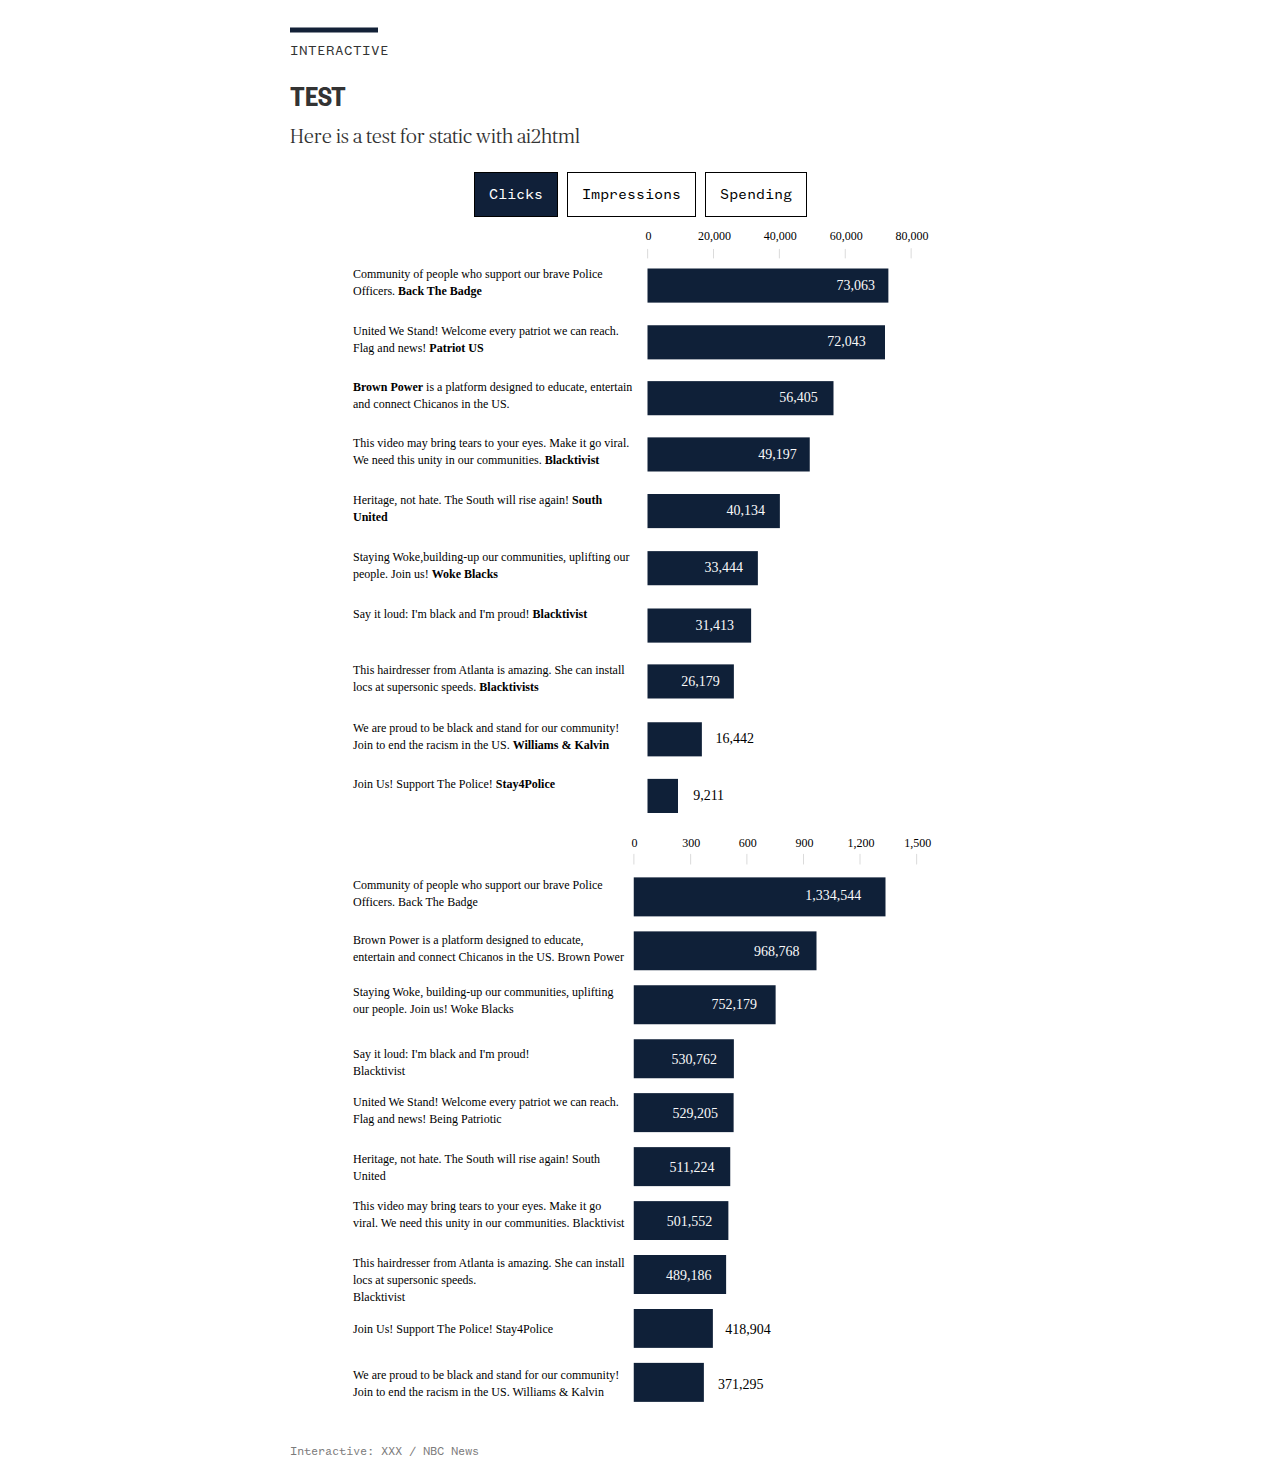
<file: index.html>
<!DOCTYPE html>
	<html>
		<head>
			<meta charset="UTF-8">
			<title>Here is a test for static with ai2html</title>
			
			 <!-- responsive css -->
	        <link href="css/bootstrap-responsive.min.css" rel="stylesheet">
	        <link href="https://maxcdn.bootstrapcdn.com/bootstrap/3.3.7/css/bootstrap.min.css" rel="stylesheet">

	        <!-- css -->
	        <link rel="stylesheet" href="css/main.css">
			<link rel="stylesheet" href="css/click.css"></link>
		</head>



<body>

<section>
		<svg width="110" height="15" >
            <line x1="0" x2="88" y1="10" y2="10" stroke-width="5"/>
        </svg>
        <div class="text-tab">INTERACTIVE</div>

		<div class="topHead">
			<p class="header">TEST</p>
			<p class="dek">Here is a test for static with ai2html</p>
		</div>
		
		<div class="row">
            <div class="col-xs-12 bttnrow center">
                <div id="rect0" class="bttn active">Clicks</div> 
                <div id="rect1" class="bttn">Impressions</div>
                <div id="rect2" class="bttn">Spending</div>
            </div>
        </div>
		
		<!-- <div class="clearfix"></div>
		
		<div class="item" id="clicksBtnItem"> -->
			<div class="row">	
				<div class="col-xs-12 content">
					<div id="g-ai2html-clicks-box" class="ai2html">
						<!-- Artboard: 604-wide -->
						<div id="g-ai2html-clicks-604-wide" class="g-artboard g-artboard-v3 g-show-medium g-show-large g-show-xlarge g-show-xxlarge" data-min-width='604'>
							<img id="g-ai2-0" class="g-aiImg" src="assets/ai2html-clicks-604-wide.png"/>
							<div id="g-ai2-1" class="g-tx-student g-aiAbs g-aiPointText" style="top:3.2571%;margin-top:-22.8px;left:51.2307%;margin-left:-0.5795%;width:9px;">
								<p class="g-pstyle0">0</p>
							</div>
							<div id="g-ai2-2" class="g-tx-student g-aiAbs g-aiPointText" style="top:3.2571%;margin-top:-22.8px;left:62.1532%;margin-left:-3.6424%;width:46px;">
								<p class="g-pstyle0">20,000</p>
							</div>
							<div id="g-ai2-3" class="g-tx-student g-aiAbs g-aiPointText" style="top:3.2571%;margin-top:-22.8px;left:73.0624%;margin-left:-3.6424%;width:46px;">
								<p class="g-pstyle0">40,000</p>
							</div>
							<div id="g-ai2-4" class="g-tx-student g-aiAbs g-aiPointText" style="top:3.2571%;margin-top:-22.8px;left:83.9716%;margin-left:-3.6424%;width:46px;">
								<p class="g-pstyle0">60,000</p>
							</div>
							<div id="g-ai2-5" class="g-tx-student g-aiAbs g-aiPointText" style="top:3.2571%;margin-top:-22.8px;left:94.8806%;margin-left:-3.6424%;width:46px;">
								<p class="g-pstyle0">80,000</p>
							</div>
							<div id="g-ai2-6" class="g-tx-student g-aiAbs" style="top:8.046%;left:2.4834%;width:47.351%;">
								<p>Community of people who support our brave Police Officers. <span class="g-cstyle0">Back The Badge</span></p>
							</div>
							<div id="g-ai2-7" class="g-tx-student g-aiAbs g-aiPointText" style="top:11.3123%;margin-top:-12.9px;left:85.5357%;margin-left:-4.3046%;width:54px;">
								<p class="g-pstyle1">73,063</p>
							</div>
							<div id="g-ai2-8" class="g-tx-student g-aiAbs" style="top:17.4056%;left:2.4834%;width:47.351%;">
								<p>United We Stand! Welcome every patriot we can reach. Flag and news! <span class="g-cstyle0">Patriot US</span></p>
							</div>
							<div id="g-ai2-9" class="g-tx-student g-aiAbs g-aiPointText" style="top:20.5077%;margin-top:-12.9px;left:84.0185%;margin-left:-4.3046%;width:54px;">
								<p class="g-pstyle1">72,043</p>
							</div>
							<div id="g-ai2-10" class="g-tx-student g-aiAbs" style="top:26.601%;left:2.4834%;width:47.351%;">
								<p><span class="g-cstyle0">Brown Power</span> is a platform designed to educate, entertain and connect Chicanos in the US. </p>
							</div>
							<div id="g-ai2-11" class="g-tx-student g-aiAbs g-aiPointText" style="top:29.7031%;margin-top:-12.9px;left:76.0829%;margin-left:-4.3046%;width:54px;">
								<p class="g-pstyle1">56,405</p>
							</div>
							<div id="g-ai2-12" class="g-tx-student g-aiAbs" style="top:35.7964%;left:2.4834%;width:47.351%;">
								<p>This video may bring tears to your eyes. Make it go viral. We need this unity in our communities. <span class="g-cstyle0">Blacktivist</span></p>
							</div>
							<div id="g-ai2-13" class="g-tx-student g-aiAbs g-aiPointText" style="top:39.0627%;margin-top:-12.9px;left:72.5819%;margin-left:-4.3046%;width:54px;">
								<p class="g-pstyle1">49,197</p>
							</div>
							<div id="g-ai2-14" class="g-tx-student g-aiAbs" style="top:45.156%;left:2.4834%;width:47.351%;">
								<p>Heritage, not hate. The South will rise again! <span class="g-cstyle0">South United </span></p>
							</div>
							<div id="g-ai2-15" class="g-tx-student g-aiAbs g-aiPointText" style="top:48.2581%;margin-top:-12.9px;left:67.3303%;margin-left:-4.3046%;width:54px;">
								<p class="g-pstyle1">40,134</p>
							</div>
							<div id="g-ai2-16" class="g-tx-student g-aiAbs" style="top:54.5156%;left:2.4834%;width:47.351%;">
								<p>Staying Woke,building-up our communities, uplifting our people. Join us! <span class="g-cstyle0">Woke Blacks</span></p>
							</div>
							<div id="g-ai2-17" class="g-tx-student g-aiAbs g-aiPointText" style="top:57.6177%;margin-top:-12.9px;left:63.7125%;margin-left:-4.3046%;width:54px;">
								<p class="g-pstyle1">33,444</p>
							</div>
							<div id="g-ai2-18" class="g-tx-student g-aiAbs" style="top:63.8752%;left:2.4834%;width:47.351%;">
								<p>Say it loud: I'm black and I'm proud! <span class="g-cstyle0">Blacktivist</span></p>
							</div>
							<div id="g-ai2-19" class="g-tx-student g-aiAbs g-aiPointText" style="top:67.1416%;margin-top:-12.9px;left:62.1954%;margin-left:-4.3046%;width:54px;">
								<p class="g-pstyle1">31,413</p>
							</div>
							<div id="g-ai2-20" class="g-tx-student g-aiAbs" style="top:73.0706%;left:2.4834%;width:47.351%;">
								<p>This hairdresser from Atlanta is amazing. She can install locs at supersonic speeds. <span class="g-cstyle0">Blacktivists</span></p>
							</div>
							<div id="g-ai2-21" class="g-tx-student g-aiAbs g-aiPointText" style="top:76.337%;margin-top:-12.9px;left:59.8615%;margin-left:-4.3046%;width:54px;">
								<p class="g-pstyle1">26,179</p>
							</div>
							<div id="g-ai2-22" class="g-tx-student g-aiAbs" style="top:82.5944%;left:2.4834%;width:47.351%;">
								<p>We are proud to be black and stand for our community! Join to end the racism in the US. <span class="g-cstyle0">Williams & Kalvin </span></p>
							</div>
							<div id="g-ai2-23" class="g-tx-student g-aiAbs g-aiPointText" style="top:85.6966%;margin-top:-12.9px;left:65.5262%;margin-left:-4.3046%;width:54px;">
								<p class="g-pstyle2">16,442</p>
							</div>
							<div id="g-ai2-24" class="g-tx-student g-aiAbs" style="top:91.7898%;left:2.4834%;width:47.351%;">
								<p> Join Us! Support The Police!<span class="g-cstyle0"> Stay4Police</span></p>
							</div>
							<div id="g-ai2-25" class="g-tx-student g-aiAbs g-aiPointText" style="top:95.0562%;margin-top:-12.9px;left:61.1959%;margin-left:-3.5596%;width:45px;">
								<p class="g-pstyle2">9,211</p>
							</div>
						</div>

						<!-- Artboard: 284-wide -->
						<div id="g-ai2html-clicks-284-wide" class="g-artboard g-artboard-v3 g-show-small g-show-smallplus g-show-submedium" data-min-width='284' data-max-width='603'>
							<img id="g-ai3-0" class="g-aiImg" src="assets/ai2html-clicks-284-wide.png"/>
							<div id="g-ai3-1" class="g-tx-student g-aiAbs" style="top:0.7233%;left:2.1127%;width:65.1408%;">
								<p>Community of people who support our brave Police Officers. <span class="g-cstyle0">Back The Badge</span></p>
							</div>
							<div id="g-ai3-2" class="g-tx-student g-aiAbs g-aiPointText" style="top:2.3111%;margin-top:-12.8px;right:4.0197%;width:39px;">
								<p class="g-pstyle0">73,063</p>
							</div>
							<div id="g-ai3-3" class="g-tx-student g-aiAbs" style="top:11.0307%;left:2.1127%;width:65.1408%;">
								<p>United We Stand! Welcome every patriot we can reach. Flag and news! <span class="g-cstyle0">Patriot US</span></p>
							</div>
							<div id="g-ai3-4" class="g-tx-student g-aiAbs g-aiPointText" style="top:12.6185%;margin-top:-12.8px;right:4.0197%;width:39px;">
								<p class="g-pstyle0">72,043</p>
							</div>
							<div id="g-ai3-5" class="g-tx-student g-aiAbs" style="top:21.1573%;left:2.1127%;width:65.1408%;">
								<p><span class="g-cstyle0">Brown Power</span> is a platform designed to educate, entertain and connect Chicanos in the US. </p>
							</div>
							<div id="g-ai3-6" class="g-tx-student g-aiAbs g-aiPointText" style="top:22.7451%;margin-top:-12.8px;right:4.0197%;width:39px;">
								<p class="g-pstyle0">56,405</p>
							</div>
							<div id="g-ai3-7" class="g-tx-student g-aiAbs" style="top:31.2839%;left:2.1127%;width:65.1408%;">
								<p>This video may bring tears to your eyes. Make it go viral. We need this unity in our communities. <span class="g-cstyle0">Blacktivist</span></p>
							</div>
							<div id="g-ai3-8" class="g-tx-student g-aiAbs g-aiPointText" style="top:32.8717%;margin-top:-12.8px;right:4.0197%;width:39px;">
								<p class="g-pstyle0">49,197</p>
							</div>
							<div id="g-ai3-9" class="g-tx-student g-aiAbs" style="top:41.5913%;left:2.1127%;width:65.1408%;">
								<p>Heritage, not hate. The South will rise again! <span class="g-cstyle0">South United </span></p>
							</div>
							<div id="g-ai3-10" class="g-tx-student g-aiAbs g-aiPointText" style="top:43.1791%;margin-top:-12.8px;right:4.0197%;width:39px;">
								<p class="g-pstyle0">40,134</p>
							</div>
							<div id="g-ai3-11" class="g-tx-student g-aiAbs" style="top:51.8987%;left:2.1127%;width:65.1408%;">
								<p>Staying Woke,building-up our communities, uplifting our people. Join us! <span class="g-cstyle0">Woke Blacks</span></p>
							</div>
							<div id="g-ai3-12" class="g-tx-student g-aiAbs g-aiPointText" style="top:53.4865%;margin-top:-12.8px;right:4.0197%;width:39px;">
								<p class="g-pstyle0">33,444</p>
							</div>
							<div id="g-ai3-13" class="g-tx-student g-aiAbs" style="top:62.2061%;left:2.1127%;width:65.1408%;">
								<p>Say it loud: I'm black and I'm proud! <span class="g-cstyle0">Blacktivist</span></p>
							</div>
							<div id="g-ai3-14" class="g-tx-student g-aiAbs g-aiPointText" style="top:63.7939%;margin-top:-12.8px;right:4.0197%;width:39px;">
								<p class="g-pstyle0">31,413</p>
							</div>
							<div id="g-ai3-15" class="g-tx-student g-aiAbs" style="top:72.3327%;left:2.1127%;width:65.1408%;">
								<p>This hairdresser from Atlanta is amazing. She can install locs at supersonic speeds. <span class="g-cstyle0">Blacktivists</span></p>
							</div>
							<div id="g-ai3-16" class="g-tx-student g-aiAbs g-aiPointText" style="top:73.9205%;margin-top:-12.8px;right:4.0197%;width:39px;">
								<p class="g-pstyle0">26,179</p>
							</div>
							<div id="g-ai3-17" class="g-tx-student g-aiAbs" style="top:82.821%;left:2.1127%;width:65.1408%;">
								<p>We are proud to be black and stand for our community! Join to end the racism in the US. <span class="g-cstyle0">Williams & Kalvin </span></p>
							</div>
							<div id="g-ai3-18" class="g-tx-student g-aiAbs g-aiPointText" style="top:84.4087%;margin-top:-12.8px;right:4.0197%;width:39px;">
								<p class="g-pstyle0">16,442</p>
							</div>
							<div id="g-ai3-19" class="g-tx-student g-aiAbs" style="top:92.9476%;left:2.1127%;width:65.1408%;">
								<p> Join Us! Support The Police!<span class="g-cstyle0"> Stay4Police</span></p>
							</div>
							<div id="g-ai3-20" class="g-tx-student g-aiAbs g-aiPointText" style="top:94.5353%;margin-top:-12.8px;right:3.9706%;width:33px;">
								<p class="g-pstyle0">9,211</p>
							</div>
						</div>

						<!-- Artboard: 604-wide -->
	<div id="g-ai2html-impressions-604-wide" class="g-artboard g-artboard-v3 g-show-medium g-show-large g-show-xlarge g-show-xxlarge" data-min-width='604'>
		<img id="g-ai2-0" class="g-aiImg" src="assets/ai2html-impressions-604-wide.png"/>
		<div id="g-ai2-1" class="g-Layer_5 g-aiAbs g-aiPointText" style="top:2.9287%;margin-top:-22.8px;left:48.9418%;margin-left:-0.5795%;width:9px;">
			<p class="g-pstyle0">0</p>
		</div>
		<div id="g-ai2-2" class="g-Layer_5 g-aiAbs g-aiPointText" style="top:2.9287%;margin-top:-22.8px;left:58.3271%;margin-left:-1.8212%;width:24px;">
			<p class="g-pstyle0">300</p>
		</div>
		<div id="g-ai2-3" class="g-Layer_5 g-aiAbs g-aiPointText" style="top:2.9287%;margin-top:-22.8px;left:67.6908%;margin-left:-1.8212%;width:24px;">
			<p class="g-pstyle0">600</p>
		</div>
		<div id="g-ai2-4" class="g-Layer_5 g-aiAbs g-aiPointText" style="top:2.9287%;margin-top:-22.8px;left:77.0545%;margin-left:-1.8212%;width:24px;">
			<p class="g-pstyle0">900</p>
		</div>
		<div id="g-ai2-5" class="g-Layer_5 g-aiAbs g-aiPointText" style="top:2.9287%;margin-top:-22.8px;left:86.44%;margin-left:-3.0629%;width:39px;">
			<p class="g-pstyle0">1,200</p>
		</div>
		<div id="g-ai2-6" class="g-Layer_5 g-aiAbs g-aiPointText" style="top:2.9287%;margin-top:-22.8px;left:95.8034%;margin-left:-3.0629%;width:39px;">
			<p class="g-pstyle0">1,500</p>
		</div>
		<div id="g-ai2-7" class="g-Layer_5 g-aiAbs" style="top:8.3744%;left:2.4834%;width:45.1987%;">
			<p>Community of people who support our brave Police Officers. Back The Badge</p>
		</div>
		<div id="g-ai2-8" class="g-Layer_5 g-aiAbs g-aiPointText" style="top:11.4765%;margin-top:-12.9px;left:81.8387%;margin-left:-6.3742%;width:79px;">
			<p class="g-pstyle1">1,334,544</p>
		</div>
		<div id="g-ai2-9" class="g-Layer_5 g-aiAbs" style="top:17.4056%;left:2.4834%;width:45.1987%;">
			<p>Brown Power is a platform designed to educate, entertain and connect Chicanos in the US. Brown Power  </p>
		</div>
		<div id="g-ai2-10" class="g-Layer_5 g-aiAbs g-aiPointText" style="top:20.6719%;margin-top:-12.9px;left:72.4606%;margin-left:-4.9669%;width:62px;">
			<p class="g-pstyle1">968,768</p>
		</div>
		<div id="g-ai2-11" class="g-Layer_5 g-aiAbs" style="top:25.9442%;left:2.4834%;width:45.1987%;">
			<p>Staying Woke, building-up our communities, uplifting our people. Join us! Woke Blacks</p>
		</div>
		<div id="g-ai2-12" class="g-Layer_5 g-aiAbs g-aiPointText" style="top:29.3747%;margin-top:-12.9px;left:65.4483%;margin-left:-4.9669%;width:62px;">
			<p class="g-pstyle1">752,179</p>
		</div>
		<div id="g-ai2-13" class="g-Layer_5 g-aiAbs" style="top:36.1248%;left:2.4834%;width:45.1987%;">
			<p>Say it loud: I'm black and I'm proud! </p>
			<p>Blacktivist</p>
		</div>
		<div id="g-ai2-14" class="g-Layer_5 g-aiAbs g-aiPointText" style="top:38.4059%;margin-top:-12.9px;left:58.8327%;margin-left:-4.9669%;width:62px;">
			<p class="g-pstyle1">530,762</p>
		</div>
		<div id="g-ai2-15" class="g-Layer_5 g-aiAbs" style="top:44.0066%;left:2.4834%;width:45.1987%;">
			<p>United We Stand! Welcome every patriot we can reach. Flag and news!  Being Patriotic</p>
		</div>
		<div id="g-ai2-16" class="g-Layer_5 g-aiAbs g-aiPointText" style="top:47.2729%;margin-top:-12.9px;left:58.9651%;margin-left:-4.9669%;width:62px;">
			<p class="g-pstyle1">529,205</p>
		</div>
		<div id="g-ai2-17" class="g-Layer_5 g-aiAbs" style="top:53.3662%;left:2.4834%;width:45.1987%;">
			<p>Heritage, not hate. The South will rise again! South United </p>
		</div>
		<div id="g-ai2-18" class="g-Layer_5 g-aiAbs g-aiPointText" style="top:56.1399%;margin-top:-12.9px;left:58.4359%;margin-left:-4.9669%;width:62px;">
			<p class="g-pstyle1">511,224</p>
		</div>
		<div id="g-ai2-19" class="g-Layer_5 g-aiAbs" style="top:61.0837%;left:2.4834%;width:45.1987%;">
			<p>This video may bring tears to your eyes. Make it go viral. We need this unity in our communities. Blacktivist</p>
		</div>
		<div id="g-ai2-20" class="g-Layer_5 g-aiAbs g-aiPointText" style="top:65.0069%;margin-top:-12.9px;left:58.0389%;margin-left:-4.9669%;width:62px;">
			<p class="g-pstyle1">501,552</p>
		</div>
		<div id="g-ai2-21" class="g-Layer_5 g-aiAbs" style="top:70.4433%;left:2.4834%;width:45.1987%;">
			<p>This hairdresser from Atlanta is amazing. She can install locs at supersonic speeds. </p>
			<p>Blacktivist</p>
		</div>
		<div id="g-ai2-22" class="g-Layer_5 g-aiAbs g-aiPointText" style="top:73.8739%;margin-top:-12.9px;left:57.9066%;margin-left:-4.9669%;width:62px;">
			<p class="g-pstyle1">489,186</p>
		</div>
		<div id="g-ai2-23" class="g-Layer_5 g-aiAbs g-aiPointText" style="top:82.7409%;margin-top:-12.9px;left:67.6974%;margin-left:-4.9669%;width:62px;">
			<p class="g-pstyle2">418,904</p>
		</div>
		<div id="g-ai2-24" class="g-Layer_5 g-aiAbs" style="top:81.2808%;left:2.4834%;width:45.1987%;">
			<p>Join Us! Support The Police! Stay4Police</p>
		</div>
		<div id="g-ai2-25" class="g-Layer_5 g-aiAbs" style="top:88.8342%;left:2.4834%;width:45.1987%;">
			<p>We are proud to be black and stand for our community! Join to end the racism in the US. Williams & Kalvin </p>
		</div>
		<div id="g-ai2-26" class="g-Layer_5 g-aiAbs g-aiPointText" style="top:91.7721%;margin-top:-12.9px;left:66.5068%;margin-left:-4.9669%;width:62px;">
			<p class="g-pstyle2">371,295</p>
		</div>
	</div>

	<!-- Artboard: 284-wide -->
	<div id="g-ai2html-impressions-284-wide" class="g-artboard g-artboard-v3 g-show-small g-show-smallplus g-show-submedium" data-min-width='284' data-max-width='603'>
		<img id="g-ai3-0" class="g-aiImg" src="assets/ai2html-impressions-284-wide.png"/>
		<div id="g-ai3-1" class="g-Layer_5 g-aiAbs" style="top:0.7233%;left:2.1127%;width:68.662%;">
			<p>Community of people who support our brave Police Officers. Back The Badge</p>
		</div>
		<div id="g-ai3-2" class="g-Layer_5 g-aiAbs g-aiPointText" style="top:2.693%;margin-top:-12.9px;left:84.8468%;margin-left:-13.5563%;width:79px;">
			<p class="g-pstyle0">1,334,544</p>
		</div>
		<div id="g-ai3-3" class="g-Layer_5 g-aiAbs" style="top:8.1374%;left:2.1127%;width:68.662%;">
			<p>Brown Power is a platform designed to educate, entertain and connect Chicanos in the US. Brown Power  </p>
		</div>
		<div id="g-ai3-4" class="g-Layer_5 g-aiAbs g-aiPointText" style="top:10.8304%;margin-top:-12.9px;left:87.9075%;margin-left:-10.5634%;width:62px;">
			<p class="g-pstyle0">968,768</p>
		</div>
		<div id="g-ai3-5" class="g-Layer_5 g-aiAbs" style="top:18.6257%;left:2.1127%;width:68.662%;">
			<p>Staying Woke, building-up our communities, uplifting our people. Join us! Woke Blacks</p>
		</div>
		<div id="g-ai3-6" class="g-Layer_5 g-aiAbs g-aiPointText" style="top:21.4995%;margin-top:-12.9px;left:87.9075%;margin-left:-10.5634%;width:62px;">
			<p class="g-pstyle0">752,179</p>
		</div>
		<div id="g-ai3-7" class="g-Layer_5 g-aiAbs" style="top:30.1989%;left:2.1127%;width:68.662%;">
			<p>Say it loud: I'm black and I'm proud! </p>
			<p>Blacktivist</p>
		</div>
		<div id="g-ai3-8" class="g-Layer_5 g-aiAbs g-aiPointText" style="top:31.9877%;margin-top:-12.9px;left:87.9075%;margin-left:-10.5634%;width:62px;">
			<p class="g-pstyle0">530,762</p>
		</div>
		<div id="g-ai3-9" class="g-Layer_5 g-aiAbs" style="top:37.7939%;left:2.1127%;width:68.662%;">
			<p>United We Stand! Welcome every patriot we can reach. Flag and news!  Being Patriotic</p>
		</div>
		<div id="g-ai3-10" class="g-Layer_5 g-aiAbs g-aiPointText" style="top:40.306%;margin-top:-12.9px;left:87.9075%;margin-left:-10.5634%;width:62px;">
			<p class="g-pstyle0">529,205</p>
		</div>
		<div id="g-ai3-11" class="g-Layer_5 g-aiAbs" style="top:49.9096%;left:2.1127%;width:68.662%;">
			<p>Heritage, not hate. The South will rise again! South United </p>
		</div>
		<div id="g-ai3-12" class="g-Layer_5 g-aiAbs g-aiPointText" style="top:52.0601%;margin-top:-12.9px;left:87.9075%;margin-left:-10.5634%;width:62px;">
			<p class="g-pstyle0">511,224</p>
		</div>
		<div id="g-ai3-13" class="g-Layer_5 g-aiAbs" style="top:57.5045%;left:2.1127%;width:68.662%;">
			<p>This video may bring tears to your eyes. Make it go viral. We need this unity in our communities. Blacktivist</p>
		</div>
		<div id="g-ai3-14" class="g-Layer_5 g-aiAbs g-aiPointText" style="top:60.74%;margin-top:-12.9px;left:87.9075%;margin-left:-10.5634%;width:62px;">
			<p class="g-pstyle0">501,552</p>
		</div>
		<div id="g-ai3-15" class="g-Layer_5 g-aiAbs" style="top:67.8119%;left:2.1127%;width:68.662%;">
			<p>This hairdresser from Atlanta is amazing. She can install locs at supersonic speeds. </p>
			<p>Blacktivist</p>
		</div>
		<div id="g-ai3-16" class="g-Layer_5 g-aiAbs g-aiPointText" style="top:70.6857%;margin-top:-12.9px;left:87.9075%;margin-left:-10.5634%;width:62px;">
			<p class="g-pstyle0">489,186</p>
		</div>
		<div id="g-ai3-17" class="g-Layer_5 g-aiAbs g-aiPointText" style="top:80.6315%;margin-top:-12.9px;left:87.9075%;margin-left:-10.5634%;width:62px;">
			<p class="g-pstyle0">418,904</p>
		</div>
		<div id="g-ai3-18" class="g-Layer_5 g-aiAbs" style="top:79.3852%;left:2.1127%;width:68.662%;">
			<p>Join Us! Support The Police! Stay4Police</p>
		</div>
		<div id="g-ai3-19" class="g-Layer_5 g-aiAbs" style="top:87.3418%;left:2.1127%;width:68.662%;">
			<p>We are proud to be black and stand for our community! Join to end the racism in the US. Williams & Kalvin </p>
		</div>
		<div id="g-ai3-20" class="g-Layer_5 g-aiAbs g-aiPointText" style="top:89.8539%;margin-top:-12.9px;left:87.9075%;margin-left:-10.5634%;width:62px;">
			<p class="g-pstyle0">371,295</p>
		</div>
	</div>
						
					</div>

				</div>
			</div>
			<!-- <div class="clearfix"></div>
		</div>
		<div class="item" id="impressionBtnItem">
			
		</div>
		
		<div class="item" id="spendBtnItem">
			
		</div> -->
		
		
		
		

		<div id="sourceline">
			<p class="source">Interactive: XXX / NBC News</p>
		</div>
			
	</section>
	
	<script type="text/javascript" src="js/jquery-3.2.1.min.js"></script>
	<!-- <script src="https://netdna.bootstrapcdn.com/bootstrap/3.1.1/js/bootstrap.min.js"></script> -->
	<script type="text/javascript" src="https://pym.nprapps.org/pym.v1.min.js"></script>
	<script src="js/app.js"></script>
	<script type="text/javascript">
		(function (scriptEnvironment, nameSpace) {
			// only want one resizer on the page
			if (document.documentElement.className.indexOf(nameSpace + "resizer-v3-init") > -1) return;
			document.documentElement.className += " " + nameSpace + "resizer-v3-init";
			// require IE9+
			if (!("querySelector" in document)) return;
			function updateSize() {
				var elements = Array.prototype.slice.call(document.querySelectorAll("." + nameSpace + "artboard-v3[data-min-width]")),
						widthById = {};
				elements.forEach(function(el) {
					var parent = el.parentNode,
							width = widthById[parent.id] || Math.round(parent.getBoundingClientRect().width),
							minwidth = el.getAttribute("data-min-width"),
							maxwidth = el.getAttribute("data-max-width");
					if (parent.id) widthById[parent.id] = width; // only if parent.id is set
					if (+minwidth <= width && (+maxwidth >= width || maxwidth === null)) {
						var img = el.querySelector("." + nameSpace + "aiImg");
						if (img.getAttribute("data-src") && img.getAttribute("src") != img.getAttribute("data-src")) {
							img.setAttribute("src", img.getAttribute("data-src"));
						}
						el.style.display = "block";
					} else {
						el.style.display = "none";
					}
				});

				if (scriptEnvironment=="nyt") {
					try {
						if (window.parent && window.parent.$) {
							window.parent.$("body").trigger("resizedcontent", [window]);
						}
						document.documentElement.dispatchEvent(new Event("resizedcontent"));
						if (window.require && document.querySelector("meta[name=sourceApp]") && document.querySelector("meta[name=sourceApp]").content == "nyt-v5") {
							require(["foundation/main"], function() {
								require(["shared/interactive/instances/app-communicator"], function(AppCommunicator) {
									AppCommunicator.triggerResize();
								});
							});
						}
					} catch(e) { console.log(e); }
				}
			}

			updateSize();

			window.addEventListener('nyt:embed:load', updateSize); // for nyt vi compatibility
			document.addEventListener("DOMContentLoaded", updateSize);

			window.addEventListener("resize", throttle(updateSize, 200));

			// based on underscore.js
			function throttle(func, wait) {
				var _now = Date.now || function() { return +new Date(); },
						timeout = null, previous = 0;
				var run = function() {
						previous = _now();
						timeout = null;
						func();
				};
				return function() {
					var remaining = wait - (_now() - previous);
					if (remaining <= 0 || remaining > wait) {
						if (timeout) {
							clearTimeout(timeout);
						}
						run();
					} else if (!timeout) {
						timeout = setTimeout(run, remaining);
					}
				};
			}
		})("", "g-");
	</script>
</body>



</html>
</file>
<file: css/main.css>
@charset "UTF-8";
/* CSS Document */

@font-face {
    font-family: FoundersGroteskCondSmBd;
    src: url("../fonts/FoundersGroteskCond-SmBd.otf") format("opentype");;
}
@font-face {
    font-family: PublicoHeadlineLight;
    src: url("../fonts/PublicoHeadline-Light.otf") format("opentype");;
}


@font-face {
    font-family: FoundersGroteskMonoRegular;
    src: url("../fonts/FoundersGroteskMono-Regular.otf") format("opentype");;
}

@font-face {
    font-family: PublicoTextRoman;
    src: url("../fonts/PublicoText-Roman.otf") format("opentype");;
}

body {
    font-family: FoundersGroteskMonoRegular,PublicoHeadlineLight,FoundersGroteskCondSmBd;
    margin: 0;
    padding: 0!important;
	font-size: 14px;
    color: #333;
    background-color: #fff;
}

@media only screen and (max-width: 767px) {
    body {
        padding-right: 2px!important;
        padding-left: 2px!important;
    }
}
line{
    stroke:#102039;
}

.note {
	font-size:13px;
}
.text-tab{
    font-family: FoundersGroteskMonoRegular;
}

.twitter-tweet {
	max-width:500px!important;
	width:100%!important;
}

/*headline*/
.header{
    font-family: FoundersGroteskCondSmBd!important;
    font-size: 30px!important;
    margin-bottom:0;
    text-align: left;
    line-height: 40px;
    margin-top: 10px;
}

/*chatter*/
.dek{
    font-family: PublicoHeadlineLight!important;
    font-size:20px;
    text-align: left;
    margin-top: 0px!important;
    display: inline-block;
    line-height: 30px;
}
img{
    width:100%;
}

.caption{
    font-family: FoundersGroteskMonoRegular!important;
    margin-top: 5px;
    color: #8E8E8E;
    font-size: 12px;
    line-height: 10px;
    margin-top: 5px;
    text-align: right;
}

.center{
    text-align: center;
}
.detailImg {
	float: left;
    margin-right: 15px;
    max-width: 450px!important;
    text-align: right;
    font-family: FoundersGroteskMonoRegular;
    font-size: 12px;
    color: gray;
    line-height: 12px;
    margin-bottom: 10px;
}
.detailContent {
    font-family: PublicoHeadlineLight;
    font-size: 18px;
    color: black;
    margin-bottom: 10px;
}

.detailTweet {
    margin-bottom: 10px;
    /*max-width: 300px!important;*/
}

.itemDetails {
	display:none;
}

.mainText, .arrow {
	display:block;
	float:left;
}

.arrow {
	width:30px;
}

.rotated {
transform: rotate(90deg);
	-webkit-transform: rotate(-270deg); 
    -moz-transform: rotate(-270deg); 
    filter: progid:DXImageTransform.Microsoft.BasicImage(rotation=3); 
}

.inactiveBtn {
	  background: white!important;
	color:#102039!important;
	border: thin solid #102039;
}

.btnQuiz {
    font-family: FoundersGroteskMonoRegular!important;
  background: #102039;
  background-image: -webkit-linear-gradient(top, #102039, #102039);
  background-image: -moz-linear-gradient(top, #102039, #102039);
  background-image: -ms-linear-gradient(top, #102039, #102039);
  background-image: -o-linear-gradient(top, #102039, #102039);
  background-image: linear-gradient(to bottom, #102039, #102039);
  color: #ffffff;
  padding: 11px 14px 11px 14px;
  text-decoration: none;
}

.btnQuiz:hover {
  background: #19345e;
  background-image: -webkit-linear-gradient(top, #19345e, #19345e);
  background-image: -moz-linear-gradient(top, #19345e, #19345e);
  background-image: -ms-linear-gradient(top, #19345e, #19345e);
  background-image: -o-linear-gradient(top, #19345e, #19345e);
  background-image: linear-gradient(to bottom, #19345e, #19345e);
  text-decoration: none;
}
.next {
	margin-top: 10px;
    margin-bottom: 25px;
    cursor: pointer;
	display:inline-block;
}

.item {
	font-family: PublicoHeadlineLight!important;
	font-size:18px;
    text-align: left;
    margin-top: 6px!important;
    display: inline-block;
    line-height: 25px;
	margin-bottom:20px;
}

.itemDetails {
		margin-top:20px;
}

.date {
	 font-family: FoundersGroteskCondSmBd!important;
	 font-size:22px;
}

.focus{
    font-family: FoundersGroteskCondSmBd!important;
    font-size:22px;
}


.itemHead {
	cursor:pointer;
	font-size:20px
}

.owl-carousel {
	font-family:PublicoHeadlineLight,FoundersGroteskCondSmBd;
}

.details {
	line-height:25px;
}

section {
	padding-top:15px;
}

.topHead {
	    margin-top: 3%!important;
}

.clearfix {
	clear:both;
}

line {
    stroke: #132137;
}


.square-tab {
	background:#5C00D8;
	padding:10px;
	color:white;
	width:auto;
	display:inline-block;
}

section {
	width:100%;
	max-width:700px;
	margin:0 auto;
    padding-top: 20px;
}

/*sourceline*/
#sourceline {
   font-family:FoundersGroteskMonoRegular;
   font-size: 12px;
   margin-top: 10px;
}
.source-left {
    font-family: FoundersGroteskMonoRegular;
    color: black;
    font-size: 12px;
    line-height:14px;
    min-width:200px;
}
.source {
    font-family: FoundersGroteskMonoRegular;
    color:#7C7B7B;
    font-size: 12px;
    line-height:14px;
}
</file>
<file: css/click.css>
/*button*/
.center{
    text-align: center!important;
}
.bttnrow{
    margin-top:10px;
}
.bttn{
    font-family: FoundersGroteskMonoRegular!important;
    cursor: pointer;
    display:inline-block;
    font-size: 15px;
    background: white;
    background-image: -webkit-linear-gradient(top, white, white);
    background-image: -moz-linear-gradient(top, white, white);
    background-image: -ms-linear-gradient(top, white, white);
    background-image: -o-linear-gradient(top, white, white);
    background-image: linear-gradient(to bottom, white, white);
    color: black;
    border: thin solid black;
    padding: 11px 14px 11px 14px;
    text-decoration: none;
}

.active {
    color: white;
    background: white;
    background-image: -webkit-linear-gradient(top, #102039, #102039);
    background-image: -moz-linear-gradient(top, #102039, #102039);
    background-image: -ms-linear-gradient(top, #102039, #102039);
    background-image: -o-linear-gradient(top, #102039, #102039);
    background-image: linear-gradient(to bottom, #102039, #102039);
}

/*ai2html-clicks*/
#g-ai2html-clicks-box .g-artboard {
	margin:0 auto;
}
#g-ai2html-clicks-box .g-artboard p {
	margin:0;
}
.g-aiAbs {
	position:absolute;
}
.g-aiImg {
	display:block;
	width:100% !important;
}
.g-aiPointText p { white-space: nowrap; }
#g-ai2html-clicks-604-wide {
	position:relative;
	overflow:hidden;
	width:604px;
}
#g-ai2html-clicks-604-wide p {
	font-family:'PublicoText', Georgia, 'Times New Roman', serif;
	font-weight:400;
	font-size:12px;
	line-height:17px;
	filter:alpha(opacity=100);
	-ms-filter:progid:DXImageTransform.Microsoft.Alpha(Opacity=100);
	opacity:1;
	letter-spacing:0em;
	text-align:left;
	color:rgb(0,0,0);
	text-transform:none;
	padding-bottom:0;
	padding-top:0;
	mix-blend-mode:normal;
	font-style:normal;
}
#g-ai2html-clicks-604-wide .g-pstyle0 {
	font-family:'FoundersGroteskMono', Menlo, monospaced;
	line-height:33px;
	padding-top:6px;
	text-align:center;
}
#g-ai2html-clicks-604-wide .g-pstyle1 {
	font-family:'FoundersGroteskMono', Menlo, monospaced;
	font-size:14px;
	padding-top:4px;
	text-align:center;
	color:rgb(249,249,249);
}
#g-ai2html-clicks-604-wide .g-pstyle2 {
	font-family:'FoundersGroteskMono', Menlo, monospaced;
	font-size:14px;
	padding-top:4px;
	text-align:center;
}
#g-ai2html-clicks-604-wide .g-cstyle0 {
	font-weight:700;
}
#g-ai2html-clicks-284-wide {
	position:relative;
	overflow:hidden;
	width:284px;
}
#g-ai2html-clicks-284-wide p {
	font-family:'PublicoText', Georgia, 'Times New Roman', serif;
	font-weight:400;
	font-size:10px;
	line-height:17px;
	filter:alpha(opacity=100);
	-ms-filter:progid:DXImageTransform.Microsoft.Alpha(Opacity=100);
	opacity:1;
	letter-spacing:0em;
	text-align:left;
	color:rgb(0,0,0);
	text-transform:none;
	padding-bottom:0;
	padding-top:0;
	mix-blend-mode:normal;
	font-style:normal;
}
#g-ai2html-clicks-284-wide .g-pstyle0 {
	font-family:'FoundersGroteskMono', Menlo, monospaced;
	padding-top:4px;
	text-align:right;
}
#g-ai2html-clicks-284-wide .g-cstyle0 {
	font-weight:700;
}
/*end ai2html-clicks*/


/*ai2html-impressions*/
	#g-ai2html-impressions-box .g-artboard {
		margin:0 auto;
	}
	#g-ai2html-impressions-box .g-artboard p {
		margin:0;
	}
	.g-aiAbs {
		position:absolute;
	}
	.g-aiImg {
		display:block;
		width:100% !important;
	}
	.g-aiPointText p { white-space: nowrap; }
	#g-ai2html-impressions-604-wide {
		position:relative;
		overflow:hidden;
		width:604px;
	}
	#g-ai2html-impressions-604-wide p {
		font-family:'PublicoText', Georgia, 'Times New Roman', serif;
		font-weight:400;
		font-size:12px;
		line-height:17px;
		filter:alpha(opacity=100);
		-ms-filter:progid:DXImageTransform.Microsoft.Alpha(Opacity=100);
		opacity:1;
		letter-spacing:0em;
		text-align:left;
		color:rgb(0,0,0);
		text-transform:none;
		padding-bottom:0;
		padding-top:0;
		mix-blend-mode:normal;
		font-style:normal;
	}
	#g-ai2html-impressions-604-wide .g-pstyle0 {
		font-family:'FoundersGroteskMono', Menlo, monospaced;
		line-height:33px;
		padding-top:6px;
		text-align:center;
	}
	#g-ai2html-impressions-604-wide .g-pstyle1 {
		font-family:'FoundersGroteskMono', Menlo, monospaced;
		font-size:14px;
		padding-top:4px;
		text-align:center;
		color:rgb(249,249,249);
	}
	#g-ai2html-impressions-604-wide .g-pstyle2 {
		font-family:'FoundersGroteskMono', Menlo, monospaced;
		font-size:14px;
		padding-top:4px;
		text-align:center;
	}
	#g-ai2html-impressions-284-wide {
		position:relative;
		overflow:hidden;
		width:284px;
	}
	#g-ai2html-impressions-284-wide p {
		font-family:'PublicoText', Georgia, 'Times New Roman', serif;
		font-weight:400;
		font-size:10px;
		line-height:17px;
		filter:alpha(opacity=100);
		-ms-filter:progid:DXImageTransform.Microsoft.Alpha(Opacity=100);
		opacity:1;
		letter-spacing:0em;
		text-align:left;
		color:rgb(0,0,0);
		text-transform:none;
		padding-bottom:0;
		padding-top:0;
		mix-blend-mode:normal;
		font-style:normal;
	}
	#g-ai2html-impressions-284-wide .g-pstyle0 {
		font-family:'FoundersGroteskMono', Menlo, monospaced;
		font-size:14px;
		padding-top:4px;
		text-align:center;
	}

/*end ai2html-impressions*/
</file>
